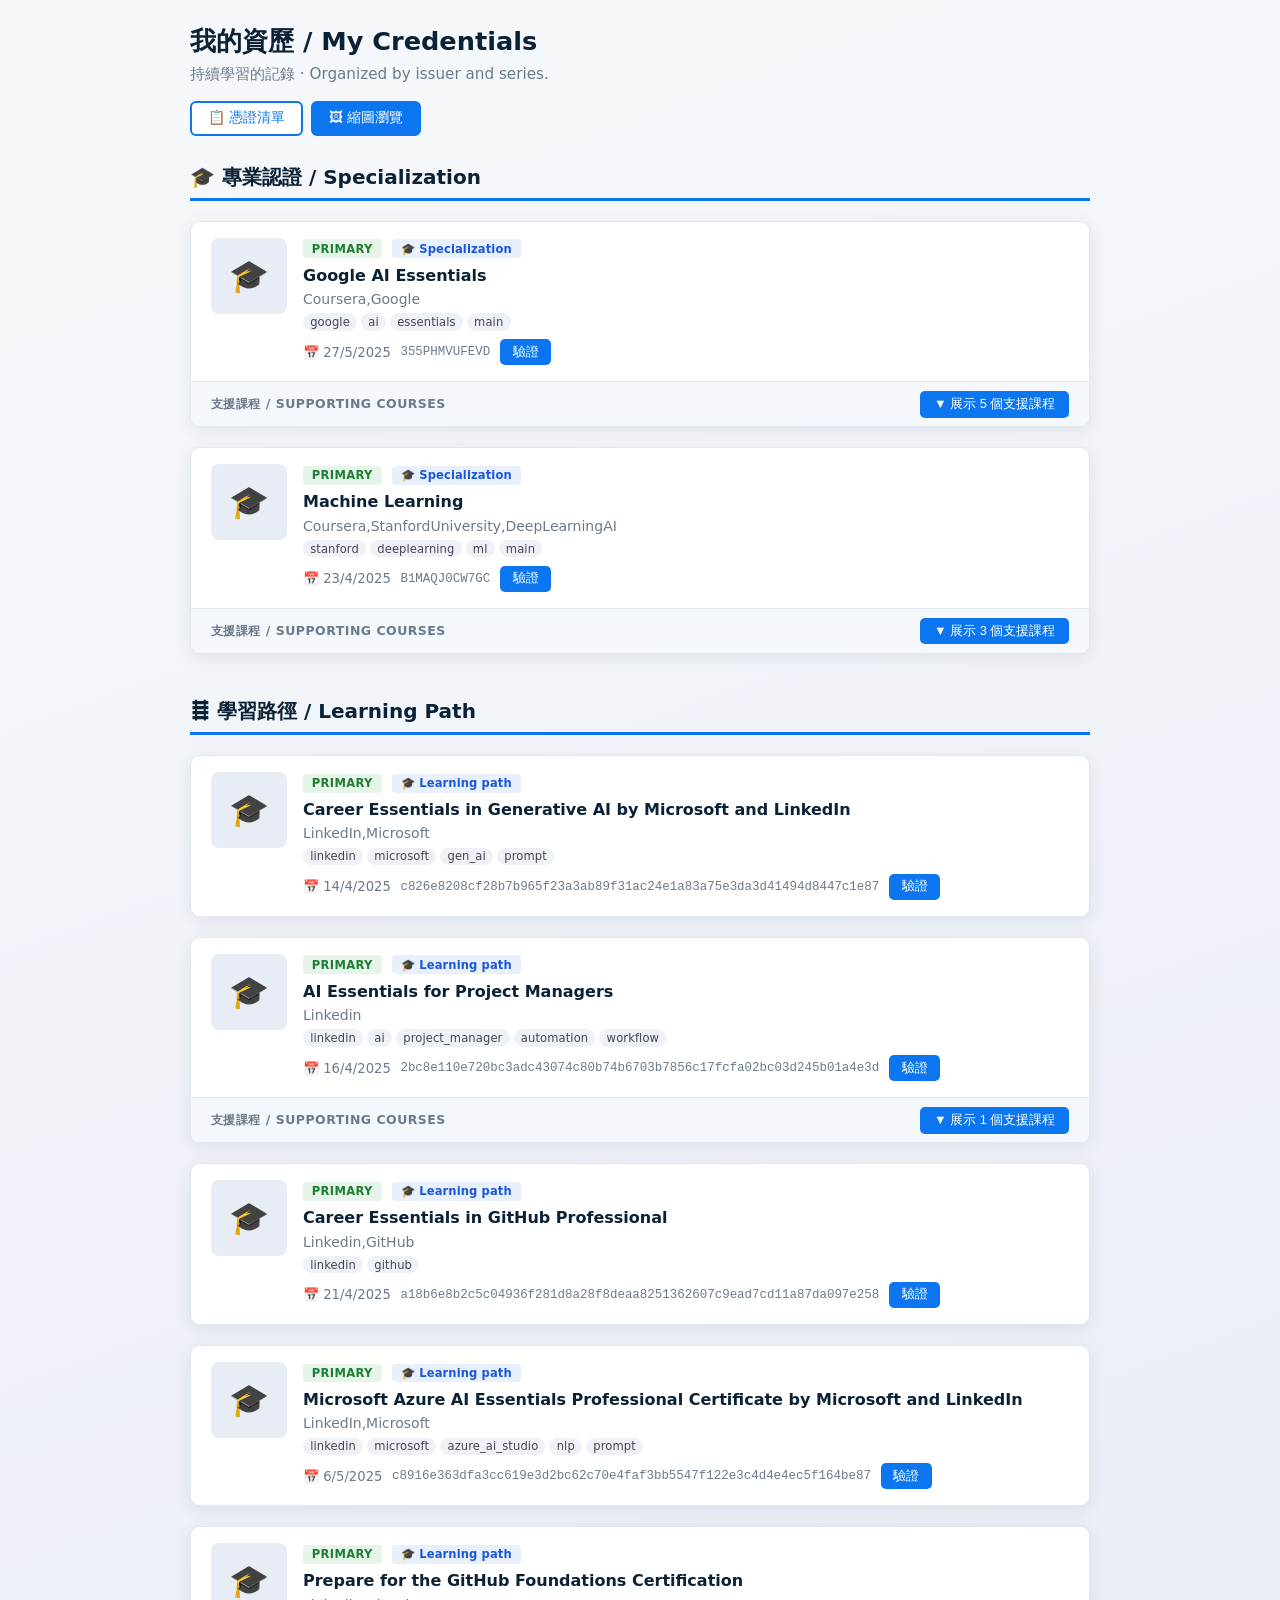
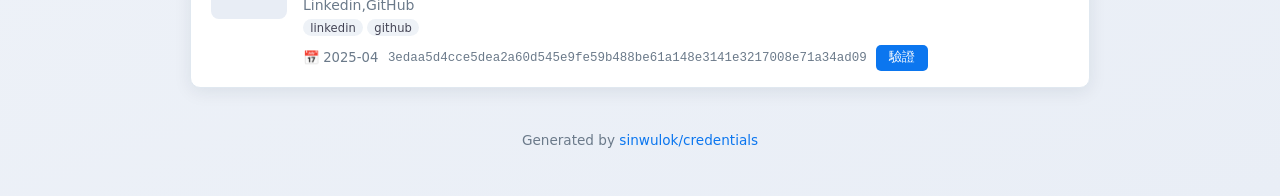
<file: index.html>
<!doctype html>
<html lang="zh-Hant">
<head>
  <meta charset="utf-8" />
  <meta name="viewport" content="width=device-width,initial-scale=1" />
  <title>我的資歷 / My Credentials</title>
  <link rel="stylesheet" href="./styles.css" />
</head>
<body>
  <main class="wrap">
    <header>
      <h1>我的資歷 / My Credentials</h1>
      <p class="lead">持續學習的記錄 · Organized by issuer and series.</p>
      <div class="view-nav">
        <button class="view-btn active" disabled aria-current="page">📋 憑證清單</button>
        <a href="./gallery.html" class="view-btn">🖼 縮圖瀏覽</a>
      </div>
    </header>

    <section id="content" aria-live="polite">
      <p class="muted">載入資料中…</p>
    </section>

    <footer>
      Generated by <a href="https://github.com/sinwulok/credentials" target="_blank" rel="noopener noreferrer">sinwulok/credentials</a>
    </footer>
  </main>

  <script>
  'use strict';

  /* ── constants ── */
  const THUMB_PLACEHOLDER_HTML = '<span class="thumb-placeholder" aria-hidden="true">🎓</span>';

  /* ── type classification ── */
  const SPECIALIZATION_TYPES = [
    'specialization', 'professional-certificate', 'professional_certificate',
    'professional certificate', 'nanodegree', 'micromasters', 'microdegree',
    'certificate-program', 'certificate_program',
  ];
  const LEARNING_PATH_TYPES = [
    'learning-path', 'learning_path', 'learning path',
    'career-path', 'career_path', 'career path',
    'guided-project-series', 'path',
  ];

  function getCategoryKey(type) {
    const t = (type || '').toLowerCase().trim();
    if (SPECIALIZATION_TYPES.some(s => t === s || t.includes(s))) return 'specialization';
    if (LEARNING_PATH_TYPES.some(s => t === s || t.includes(s))) return 'learning-path';
    return 'specialization'; /* default: treat unknowns as specialization */
  }

  /* ── sort helper ── */
  function byOrderThenId(a, b) {
    return (a.order ?? 999999) - (b.order ?? 999999) || (a.id ?? 0) - (b.id ?? 0);
  }
  function byIssueDateDesc(a, b) {
    return (new Date(b.issue_date || 0)) - (new Date(a.issue_date || 0));
  }

  /* ── HTML escaping ── */
  function esc(str) {
    return String(str == null ? '' : str)
      .replace(/&/g, '&amp;')
      .replace(/</g, '&lt;')
      .replace(/>/g, '&gt;')
      .replace(/"/g, '&quot;');
  }

  /* ── rendering helpers ── */
  function renderTags(tags) {
    if (!Array.isArray(tags) || tags.length === 0) return '';
    return '<div class="cert-tags">' +
      tags.map(t => `<span class="tag">${esc(t)}</span>`).join('') +
      '</div>';
  }

  function renderVerifyBtn(url, small) {
    if (!url) return '';
    return `<a href="${esc(url)}" target="_blank" rel="noopener noreferrer" class="verify-btn${small ? ' verify-btn--sm' : ''}">驗證</a>`;
  }

  function renderChildRow(child, num) {
    return `<tr>
      <td class="col-num">${num}</td>
      <td>
        <div class="child-title">${esc(child.title)}</div>
        ${child.type ? `<div class="child-type">${esc(child.type)}</div>` : ''}
      </td>
      <td class="col-date">${esc(child.issue_date)}</td>
      <td class="col-id">${esc(child.credential_id)}</td>
      <td>${renderVerifyBtn(child.verification_url, true)}</td>
    </tr>`;
  }

  function renderChildrenSection(children) {
    if (!children || children.length === 0) return '';
    const count = children.length;
    return `<div class="children-section">
      <div class="children-header">
        <span class="children-label">支援課程 / Supporting courses</span>
        <button class="toggle-btn" data-count="${count}" aria-expanded="false">
          ▼ 展示 ${count} 個支援課程
        </button>
      </div>
      <div class="children-wrapper" hidden>
        <table class="children-table">
          <thead>
            <tr>
              <th class="col-num">#</th>
              <th>支援課程名稱 / Supporting courses</th>
              <th class="col-date">發證日期</th>
              <th class="col-id">憑證編號</th>
              <th>驗證</th>
            </tr>
          </thead>
          <tbody>
            ${children.map((c, i) => renderChildRow(c, i + 1)).join('')}
          </tbody>
        </table>
      </div>
    </div>`;
  }

  function renderParentCert(cert, children) {
    const thumbHtml = cert.thumbnail
      ? THUMB_PLACEHOLDER_HTML +
        `<img src="./assets/thumbnails/${esc(cert.thumbnail)}" alt="${esc(cert.title)}" loading="lazy" onerror="this.remove()">`
      : THUMB_PLACEHOLDER_HTML;

    return `<article class="parent-cert">
      <div class="cert-card">
        <div class="cert-thumbnail" aria-hidden="true">${thumbHtml}</div>
        <div class="cert-body">
          ${cert.group_role === 'primary' ? '<div class="cert-role-badge">Primary</div>' : ''}
          ${cert.type ? `<div class="cert-type-badge">🎓 ${esc(cert.type)}</div>` : ''}
          <h3 class="cert-title">${esc(cert.title)}</h3>
          ${cert.issuer ? `<div class="cert-issuer">${esc(cert.issuer)}</div>` : ''}
          ${renderTags(cert.tags)}
          <div class="cert-meta">
            ${cert.issue_date ? `<span class="cert-date">📅 ${esc(cert.issue_date)}</span>` : ''}
            ${cert.credential_id ? `<span class="cert-id">${esc(cert.credential_id)}</span>` : ''}
            ${renderVerifyBtn(cert.verification_url, false)}
          </div>
        </div>
      </div>
      ${renderChildrenSection(children)}
    </article>`;
  }

  function renderSection(titleEn, titleZh, icon, certs, childrenByParentId) {
    if (certs.length === 0) return '';
    return `<section class="category-section">
      <h2 class="category-title">${icon} ${titleZh} / ${titleEn}</h2>
      <div class="cert-list">
        ${certs.map(c => renderParentCert(c, childrenByParentId[c.id] || [])).join('')}
      </div>
    </section>`;
  }

  /* ── main loader ── */
  async function loadCredentials() {
    const content = document.getElementById('content');
    try {
      const res = await fetch('./data/credentials.json');
      if (!res.ok) throw new Error('credentials.json not found (' + res.status + ')');
      const data = await res.json();

      if (!Array.isArray(data) || data.length === 0) {
        content.innerHTML = '<p class="muted center">目前尚無憑證資料。</p>';
        return;
      }

      /* ── build parent-child map ── */
      const parents = [];
      const childrenByParentId = {};

      for (const rec of data) {
        if (rec.visibility === 'hidden') continue;

        const isChild = rec.group_role === 'supporting' && rec.parent_id != null && rec.parent_id !== '';
        if (isChild) {
          const pid = String(rec.parent_id);
          if (!childrenByParentId[pid]) childrenByParentId[pid] = [];
          childrenByParentId[pid].push(rec);
        } else {
          parents.push(rec);
        }
      }

      /* sort children by order then id */
      for (const kids of Object.values(childrenByParentId)) {
        kids.sort(byIssueDateDesc);
      }

      /* ── categorise parents ── */
      const specializations = [];
      const learningPaths = [];

      for (const p of parents) {
        if (getCategoryKey(p.type) === 'learning-path') {
          learningPaths.push(p);
        } else {
          specializations.push(p);
        }
      }

      specializations.sort(byIssueDateDesc);
      learningPaths.sort(byIssueDateDesc);

      /* ── render ── */
      const html =
        renderSection('Specialization', '專業認證', '🎓', specializations, childrenByParentId) +
        renderSection('Learning Path', '學習路徑', '🛤', learningPaths, childrenByParentId);

      content.innerHTML = html || '<p class="muted center">目前尚無憑證資料。</p>';

      /* ── toggle handlers ── */
      content.querySelectorAll('.toggle-btn').forEach(btn => {
        btn.addEventListener('click', () => {
          const section = btn.closest('.children-section');
          const wrapper = section.querySelector('.children-wrapper');
          const expanded = btn.getAttribute('aria-expanded') === 'true';
          const count = btn.dataset.count || 0;
          if (expanded) {
            wrapper.hidden = true;
            btn.setAttribute('aria-expanded', 'false');
            btn.textContent = '▼ 展示 ' + count + ' 個支援課程';
          } else {
            wrapper.hidden = false;
            btn.setAttribute('aria-expanded', 'true');
            btn.textContent = '▲ 隱藏 ' + count + ' 個支援課程';
          }
        });
      });

    } catch (err) {
      content.innerHTML = '<p class="muted">無法載入憑證資料：' + esc(err.message) + '</p>';
    }
  }

  loadCredentials();
  </script>
</body>
</html>
</file>
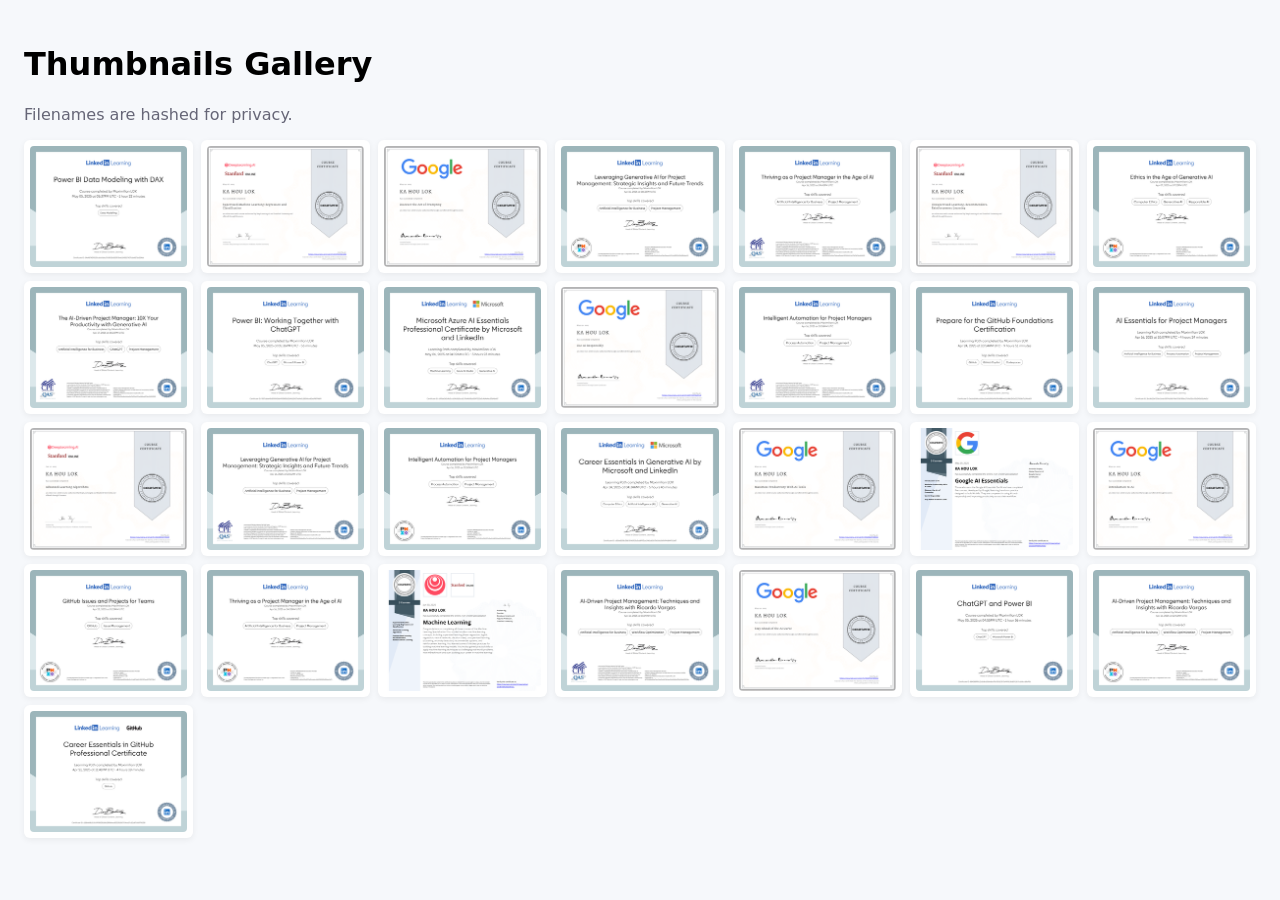
<file: gallery.html>
<!doctype html>
<html>
<head>
  <meta charset="utf-8" />
  <meta name="viewport" content="width=device-width,initial-scale=1" />
  <title>Thumbnails Gallery</title>
  <style>
    body{font-family:system-ui;padding:1rem;background:#f6f8fb}
    .grid{display:grid;grid-template-columns:repeat(auto-fill,minmax(160px,1fr));gap:8px}
    .card{background:#fff;padding:6px;border-radius:6px;box-shadow:0 2px 6px rgba(0,0,0,0.06)}
    img{width:100%;height:auto;display:block;border-radius:4px}
    .muted{color:#667}
  </style>
</head>
<body>
  <h1>Thumbnails Gallery</h1>
  <p class="muted">Filenames are hashed for privacy.</p>
  <div id="grid" class="grid"></div>
  <script>
    async function load() {
      try {
        const res = await fetch('./assets/thumbnails/index.json');
        if (!res.ok) throw new Error('index.json not found');
        const files = await res.json();
        const grid = document.getElementById('grid');
        files.forEach(fn=>{
          const div = document.createElement('div'); div.className='card';
          const img = document.createElement('img'); img.src = './assets/thumbnails/'+fn;
          div.appendChild(img);
          grid.appendChild(div);
        });
      } catch(e) {
        document.getElementById('grid').innerText = 'No thumbnails index found. '+ e;
      }
    }
    load();
  </script>
</body>
</html>
</file>
<file: styles.css>
/* ── Design tokens ── */
:root {
  --bg: #f6f8fb;
  --card: #ffffff;
  --accent: #0b76ef;
  --accent-hover: #0860c5;
  --text: #0b2136;
  --muted: #6b7a8a;
  --border: #e0e8f0;
  --tag-bg: #eef2f7;
  --badge-bg: #e8f0fe;
  --badge-color: #1a56db;
  --section-line: #0b76ef;
  --child-header-bg: #f4f7fb;
  --child-row-border: #edf1f7;
  --thumb-placeholder-bg: #e8edf5;
  --radius: 10px;
  --shadow: 0 4px 18px rgba(11, 33, 54, 0.08);
}

/* ── Reset ── */
*, *::before, *::after { box-sizing: border-box; }

/* ── Base ── */
body {
  margin: 0;
  font-family: system-ui, -apple-system, "Segoe UI", Roboto, Helvetica, Arial, sans-serif;
  background: linear-gradient(160deg, var(--bg) 0%, #e9eef6 100%);
  color: var(--text);
  padding: 1.5rem 1rem 3rem;
  min-height: 100vh;
}

.wrap {
  max-width: 900px;
  margin: 0 auto;
}

a { color: var(--accent); text-decoration: none; }
a:hover { text-decoration: underline; }

/* ── Header ── */
header { margin-bottom: 1.75rem; }
header h1 { margin: 0 0 .3rem; font-size: 1.6rem; font-weight: 700; }
.lead { margin: 0 0 1rem; color: var(--muted); font-size: .95rem; }

/* ── View-mode nav ── */
.view-nav {
  display: flex;
  gap: .5rem;
  flex-wrap: wrap;
}
.view-btn {
  display: inline-flex;
  align-items: center;
  gap: .3rem;
  padding: .4rem 1rem;
  border-radius: 6px;
  font-size: .875rem;
  font-weight: 500;
  cursor: pointer;
  border: 2px solid var(--accent);
  background: var(--accent);
  color: #fff;
  text-decoration: none;
  transition: background .15s, color .15s;
}
.view-btn:not(.active):not([disabled]):hover {
  background: var(--accent-hover);
  border-color: var(--accent-hover);
  text-decoration: none;
}
.view-btn.active,
.view-btn[disabled] {
  background: #fff;
  color: var(--accent);
  cursor: default;
}
.view-btn.active:hover { text-decoration: none; }

/* ── Category section ── */
.category-section { margin-bottom: 2.75rem; }
.category-title {
  font-size: 1.25rem;
  font-weight: 700;
  color: var(--text);
  border-bottom: 3px solid var(--section-line);
  padding-bottom: .45rem;
  margin: 0 0 1.25rem;
}
.cert-list { display: flex; flex-direction: column; gap: 1.25rem; }

/* ── Parent cert card ── */
.parent-cert {
  background: var(--card);
  border-radius: var(--radius);
  box-shadow: var(--shadow);
  overflow: hidden;
  border: 1px solid var(--border);
}
.cert-card {
  display: flex;
  gap: 1rem;
  padding: 1rem 1.25rem;
  align-items: flex-start;
}

/* Thumbnail */
.cert-thumbnail {
  flex: 0 0 76px;
  width: 76px;
  height: 76px;
  border-radius: 8px;
  overflow: hidden;
  background: var(--thumb-placeholder-bg);
  display: flex;
  align-items: center;
  justify-content: center;
  position: relative;
}
.cert-thumbnail img {
  position: absolute;
  inset: 0;
  width: 100%;
  height: 100%;
  object-fit: cover;
  display: block;
  z-index: 1;
  border-radius: inherit;
}
.thumb-placeholder {
  font-size: 2rem;
  line-height: 1;
  user-select: none;
}

/* Cert body */
.cert-body { flex: 1; min-width: 0; }

.cert-type-badge {
  display: inline-block;
  background: var(--badge-bg);
  color: var(--badge-color);
  font-size: .72rem;
  font-weight: 600;
  padding: .15rem .55rem;
  border-radius: 4px;
  margin-bottom: .4rem;
  letter-spacing: .01em;
}
.cert-role-badge {
  display: inline-block;
  background: #e6f4ea;
  color: #1e7e34;
  font-size: .72rem;
  font-weight: 700;
  padding: .15rem .55rem;
  border-radius: 4px;
  margin-bottom: .4rem;
  margin-right: .35rem;
  letter-spacing: .03em;
  text-transform: uppercase;
}
.cert-title {
  margin: 0 0 .3rem;
  font-size: 1rem;
  font-weight: 700;
  line-height: 1.35;
}
.cert-issuer {
  color: var(--muted);
  font-size: .875rem;
  margin-bottom: .4rem;
}

/* Tags */
.cert-tags {
  display: flex;
  flex-wrap: wrap;
  gap: .25rem;
  margin-bottom: .55rem;
}
.tag {
  display: inline-block;
  background: var(--tag-bg);
  color: #445;
  font-size: .72rem;
  padding: .1rem .45rem;
  border-radius: 20px;
  letter-spacing: .01em;
}

/* Meta row */
.cert-meta {
  display: flex;
  flex-wrap: wrap;
  gap: .6rem;
  align-items: center;
  font-size: .825rem;
  color: var(--muted);
}
.cert-date { white-space: nowrap; }
.cert-id {
  font-family: "SFMono-Regular", Consolas, "Liberation Mono", Menlo, monospace;
  font-size: .78rem;
  color: var(--muted);
}

/* Verify button */
.verify-btn {
  display: inline-block;
  background: var(--accent);
  color: #fff !important;
  padding: .28rem .8rem;
  border-radius: 5px;
  font-size: .8rem;
  font-weight: 500;
  text-decoration: none !important;
  transition: background .15s;
  white-space: nowrap;
}
.verify-btn:hover { background: var(--accent-hover); }
.verify-btn--sm {
  padding: .2rem .6rem;
  font-size: .75rem;
}

/* ── Children section ── */
.children-section { border-top: 1px solid var(--border); }

.children-header {
  background: var(--child-header-bg);
  padding: .55rem 1.25rem;
  display: flex;
  align-items: center;
  justify-content: space-between;
  gap: .5rem;
}
.children-label {
  font-size: .78rem;
  font-weight: 600;
  color: var(--muted);
  text-transform: uppercase;
  letter-spacing: .04em;
}
.toggle-btn {
  background: var(--accent);
  color: #fff;
  border: none;
  border-radius: 5px;
  padding: .3rem .85rem;
  cursor: pointer;
  font-size: .8rem;
  font-weight: 500;
  transition: background .15s;
  white-space: nowrap;
}
.toggle-btn:hover { background: var(--accent-hover); }

/* Children table */
.children-table {
  width: 100%;
  border-collapse: collapse;
  font-size: .875rem;
}
.children-table th {
  background: #f0f4fa;
  padding: .5rem .75rem;
  text-align: left;
  font-size: .78rem;
  font-weight: 700;
  color: var(--text);
  border-bottom: 2px solid var(--border);
  white-space: nowrap;
}
.children-table td {
  padding: .55rem .75rem;
  border-bottom: 1px solid var(--child-row-border);
  vertical-align: middle;
}
.children-table tbody tr:last-child td { border-bottom: none; }
.children-table tbody tr:hover { background: #fafcff; }

.col-num {
  width: 2.5rem;
  text-align: center;
  color: var(--muted);
  font-size: .8rem;
}
.col-date { white-space: nowrap; color: var(--muted); font-size: .82rem; }
.col-id {
  font-family: "SFMono-Regular", Consolas, "Liberation Mono", Menlo, monospace;
  font-size: .78rem;
  color: var(--muted);
  white-space: nowrap;
}
.child-title { font-weight: 600; line-height: 1.3; }
.child-type { color: var(--muted); font-size: .76rem; margin-top: .1rem; }

/* ── Utility ── */
.muted { color: var(--muted); font-size: .95rem; }
.center { text-align: center; }

/* ── Footer ── */
footer {
  margin-top: 2rem;
  color: var(--muted);
  font-size: .85rem;
  text-align: center;
}

/* ── Thumbnail gallery grid (used by gallery.html) ── */
.thumb-grid {
  display: grid;
  grid-template-columns: repeat(auto-fill, minmax(160px, 1fr));
  gap: 10px;
}
.thumb-card {
  background: var(--card);
  padding: 6px;
  border-radius: 8px;
  box-shadow: 0 2px 8px rgba(11, 33, 54, 0.06);
}
.thumb-card img {
  width: 100%;
  height: auto;
  display: block;
  border-radius: 4px;
}

/* ── Responsive ── */
@media (max-width: 640px) {
  body { padding: 1rem .75rem 2.5rem; }
  .cert-card { flex-direction: column; }
  .cert-thumbnail { width: 60px; height: 60px; flex: none; }
  .cert-meta { gap: .4rem; }

  /* hide credential ID column in children table on narrow screens */
  .children-table .col-id,
  .children-table th.col-id { display: none; }
}

@media (max-width: 420px) {
  /* hide date column as well on very narrow screens */
  .children-table .col-date,
  .children-table th.col-date { display: none; }
}
</file>
